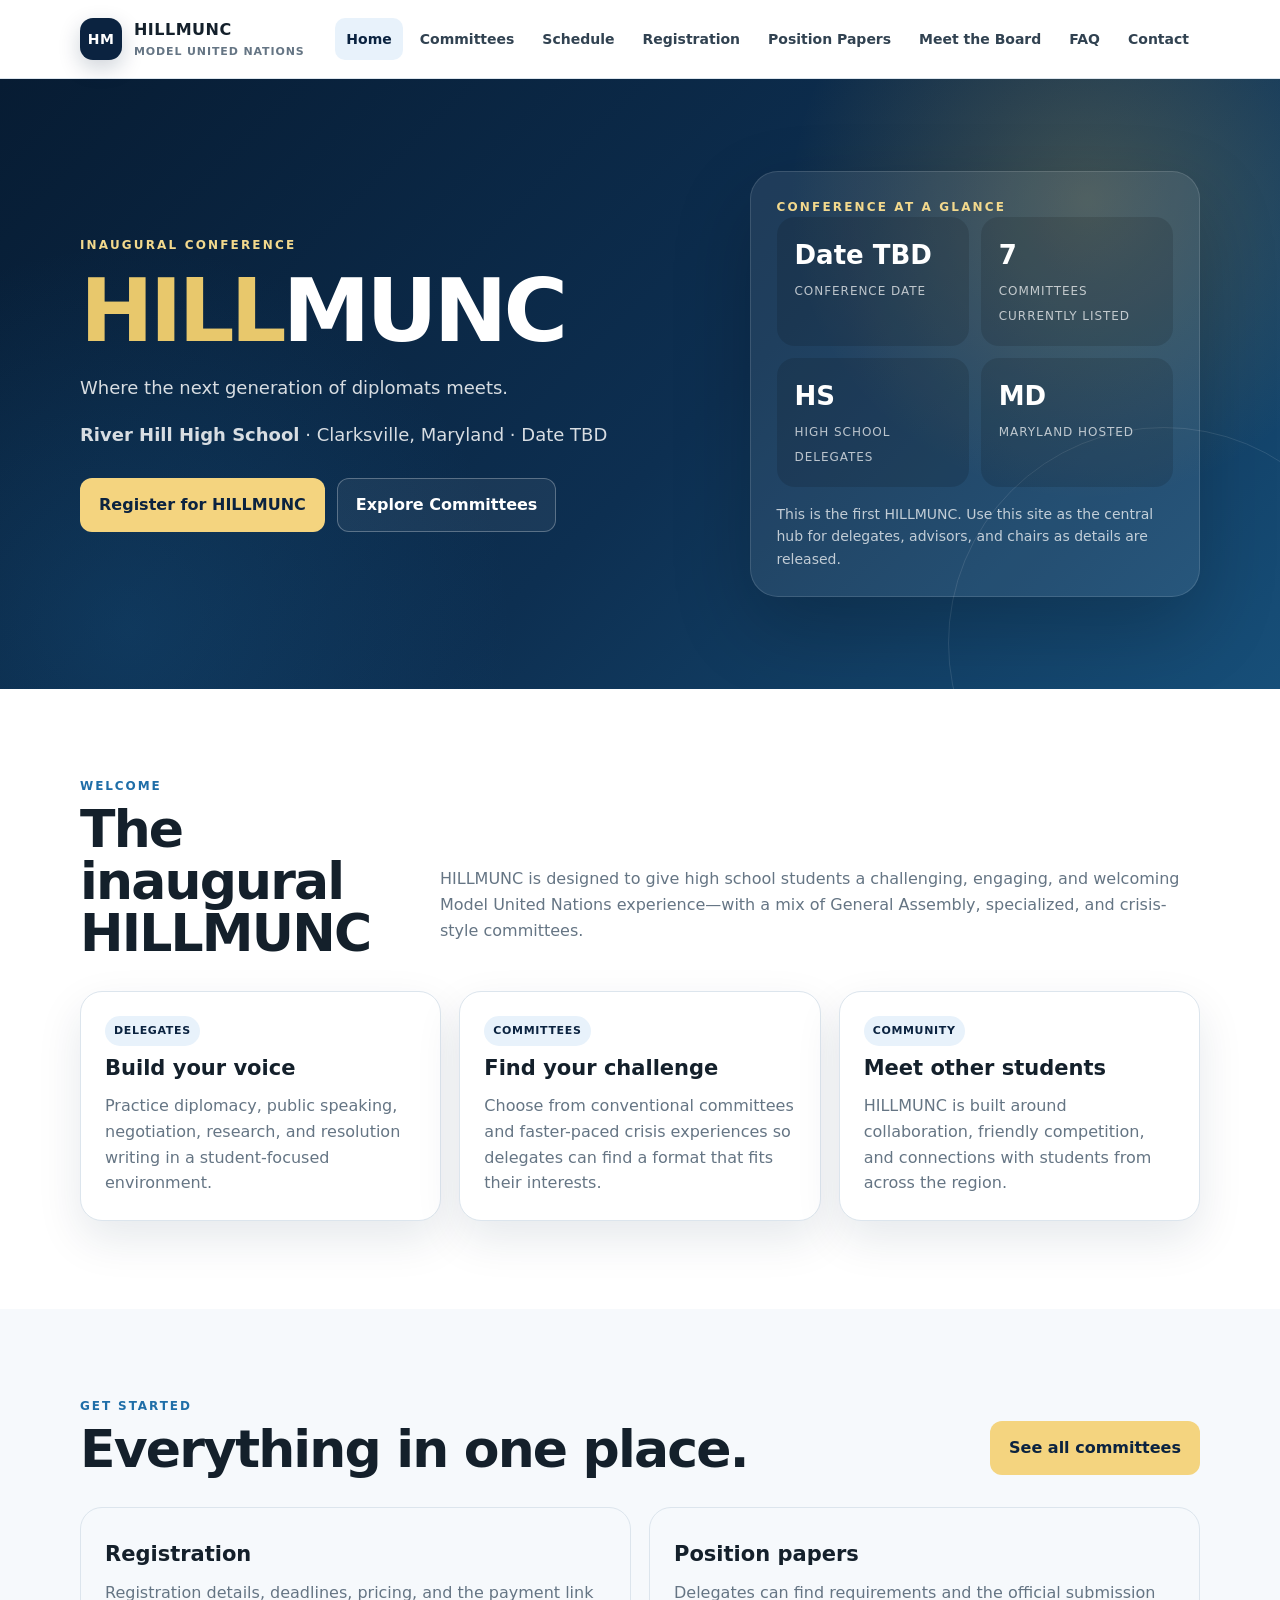
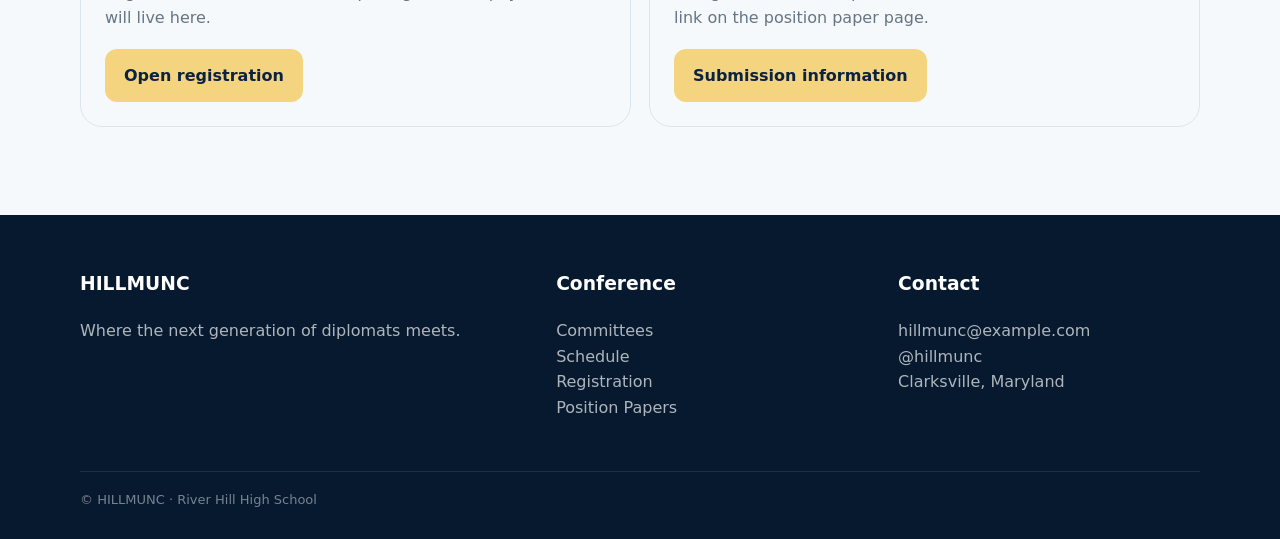
<file: index.html>
<!doctype html><html lang="en"><head><meta charset="utf-8"><meta name="viewport" content="width=device-width,initial-scale=1"><title>HILLMUNC | Home</title><link rel="stylesheet" href="styles.css"><script src="data.js"></script><script src="script.js" defer></script></head><body>
<header class="site-header"><div class="container nav-wrap"><a class="brand" href="./"><span class="brand-mark">HM</span><span><span data-conference-name>HILLMUNC</span><small>MODEL UNITED NATIONS</small></span></a><button class="menu-btn">Menu</button><nav class="nav"><a href="index.html">Home</a><a href="committees.html">Committees</a><a href="schedule.html">Schedule</a><a href="registration.html">Registration</a><a href="position-papers.html">Position Papers</a><a href="board.html">Meet the Board</a><a href="faq.html">FAQ</a><a href="contact.html">Contact</a></nav></div></header>
<main>
<section class="hero"><div class="container hero-inner"><div><div class="eyebrow" data-edition>Inaugural Conference</div><h1><span>HILL</span>MUNC</h1><p class="hero-copy" data-tagline>Where the next generation of diplomats meets.</p><p class="hero-copy"><strong data-school>River Hill High School</strong> · <span data-location>Clarksville, Maryland</span> · <span data-date>Date TBD</span></p><div class="hero-actions"><a class="btn btn-primary" data-link="registration" href="#">Register for HILLMUNC</a><a class="btn btn-outline" href="committees.html">Explore Committees</a></div></div><div class="hero-card"><div class="eyebrow">Conference at a glance</div><div class="hero-stat"><div class="stat"><strong data-date>Date TBD</strong><span>Conference date</span></div><div class="stat"><strong>7</strong><span>Committees currently listed</span></div><div class="stat"><strong>HS</strong><span>High school delegates</span></div><div class="stat"><strong>MD</strong><span>Maryland hosted</span></div></div><div style="margin-top:16px;color:rgba(255,255,255,.72);font-size:14px">This is the first HILLMUNC. Use this site as the central hub for delegates, advisors, and chairs as details are released.</div></div></div></section>
<section class="section"><div class="container"><div class="section-head"><div><div class="kicker">Welcome</div><h2>The inaugural HILLMUNC</h2></div><p class="lead">HILLMUNC is designed to give high school students a challenging, engaging, and welcoming Model United Nations experience—with a mix of General Assembly, specialized, and crisis-style committees.</p></div><div class="grid-3"><article class="card"><span class="badge">DELEGATES</span><h3>Build your voice</h3><p>Practice diplomacy, public speaking, negotiation, research, and resolution writing in a student-focused environment.</p></article><article class="card"><span class="badge">COMMITTEES</span><h3>Find your challenge</h3><p>Choose from conventional committees and faster-paced crisis experiences so delegates can find a format that fits their interests.</p></article><article class="card"><span class="badge">COMMUNITY</span><h3>Meet other students</h3><p>HILLMUNC is built around collaboration, friendly competition, and connections with students from across the region.</p></article></div></div></section>
<section class="section alt"><div class="container"><div class="section-head"><div><div class="kicker">Get started</div><h2>Everything in one place.</h2></div><a class="btn btn-primary" href="committees.html">See all committees</a></div><div class="grid-2"><article class="card soft"><h3>Registration</h3><p>Registration details, deadlines, pricing, and the payment link will live here.</p><p style="margin-top:18px"><a class="btn btn-primary" data-link="registration" href="#">Open registration</a></p></article><article class="card soft"><h3>Position papers</h3><p>Delegates can find requirements and the official submission link on the position paper page.</p><p style="margin-top:18px"><a class="btn btn-primary" href="position-papers.html">Submission information</a></p></article></div></div></section>
</main><footer class="site-footer"><div class="container footer-grid"><div><h3 data-conference-name>HILLMUNC</h3><p data-tagline>Where the next generation of diplomats meets.</p></div><div><h3>Conference</h3><p><a href="committees.html">Committees</a><br><a href="schedule.html">Schedule</a><br><a href="registration.html">Registration</a><br><a href="position-papers.html">Position Papers</a></p></div><div><h3>Contact</h3><p><a data-email href="mailto:hillmunc@example.com">hillmunc@example.com</a><br><span data-instagram>@hillmunc</span><br><span data-location>Clarksville, Maryland</span></p></div></div><div class="container copyright">© <span data-conference-name>HILLMUNC</span> · <span data-school>River Hill High School</span></div></footer></body></html>
</file>
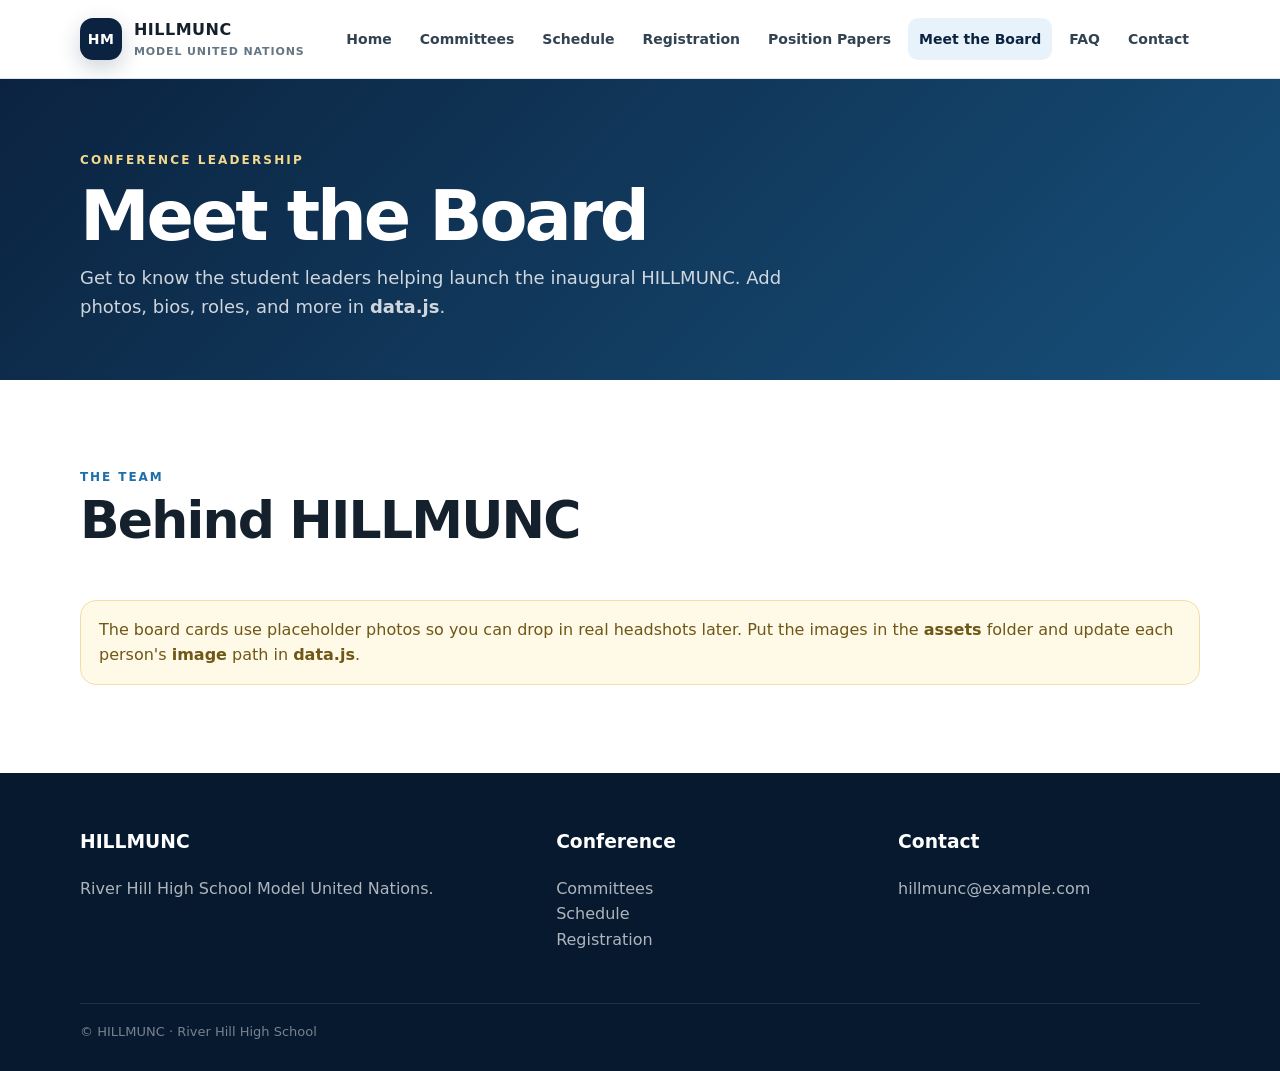
<file: board.html>
<!doctype html><html lang="en"><head><meta charset="utf-8"><meta name="viewport" content="width=device-width,initial-scale=1"><title>HILLMUNC | Meet the Board</title><link rel="stylesheet" href="styles.css"><script src="data.js"></script><script src="script.js" defer></script></head><body>
<header class="site-header"><div class="container nav-wrap"><a class="brand" href="index.html"><span class="brand-mark">HM</span><span>HILLMUNC<small>MODEL UNITED NATIONS</small></span></a><button class="menu-btn">Menu</button><nav class="nav"><a href="index.html">Home</a><a href="committees.html">Committees</a><a href="schedule.html">Schedule</a><a href="registration.html">Registration</a><a href="position-papers.html">Position Papers</a><a href="board.html">Meet the Board</a><a href="faq.html">FAQ</a><a href="contact.html">Contact</a></nav></div></header>
<section class="page-hero"><div class="container"><div class="eyebrow">Conference leadership</div><h1>Meet the Board</h1><p>Get to know the student leaders helping launch the inaugural HILLMUNC. Add photos, bios, roles, and more in <strong>data.js</strong>.</p></div></section>
<section class="section"><div class="container"><div class="section-head"><div><div class="kicker">The team</div><h2>Behind HILLMUNC</h2></div></div><div class="board-grid" data-board></div><div class="notice">The board cards use placeholder photos so you can drop in real headshots later. Put the images in the <strong>assets</strong> folder and update each person's <strong>image</strong> path in <strong>data.js</strong>.</div></div></section>
<footer class="site-footer"><div class="container footer-grid"><div><h3>HILLMUNC</h3><p>River Hill High School Model United Nations.</p></div><div><h3>Conference</h3><p><a href="committees.html">Committees</a><br><a href="schedule.html">Schedule</a><br><a href="registration.html">Registration</a></p></div><div><h3>Contact</h3><p><a data-email href="mailto:hillmunc@example.com">hillmunc@example.com</a></p></div></div><div class="container copyright">© HILLMUNC · River Hill High School</div></footer></body></html>
</file>
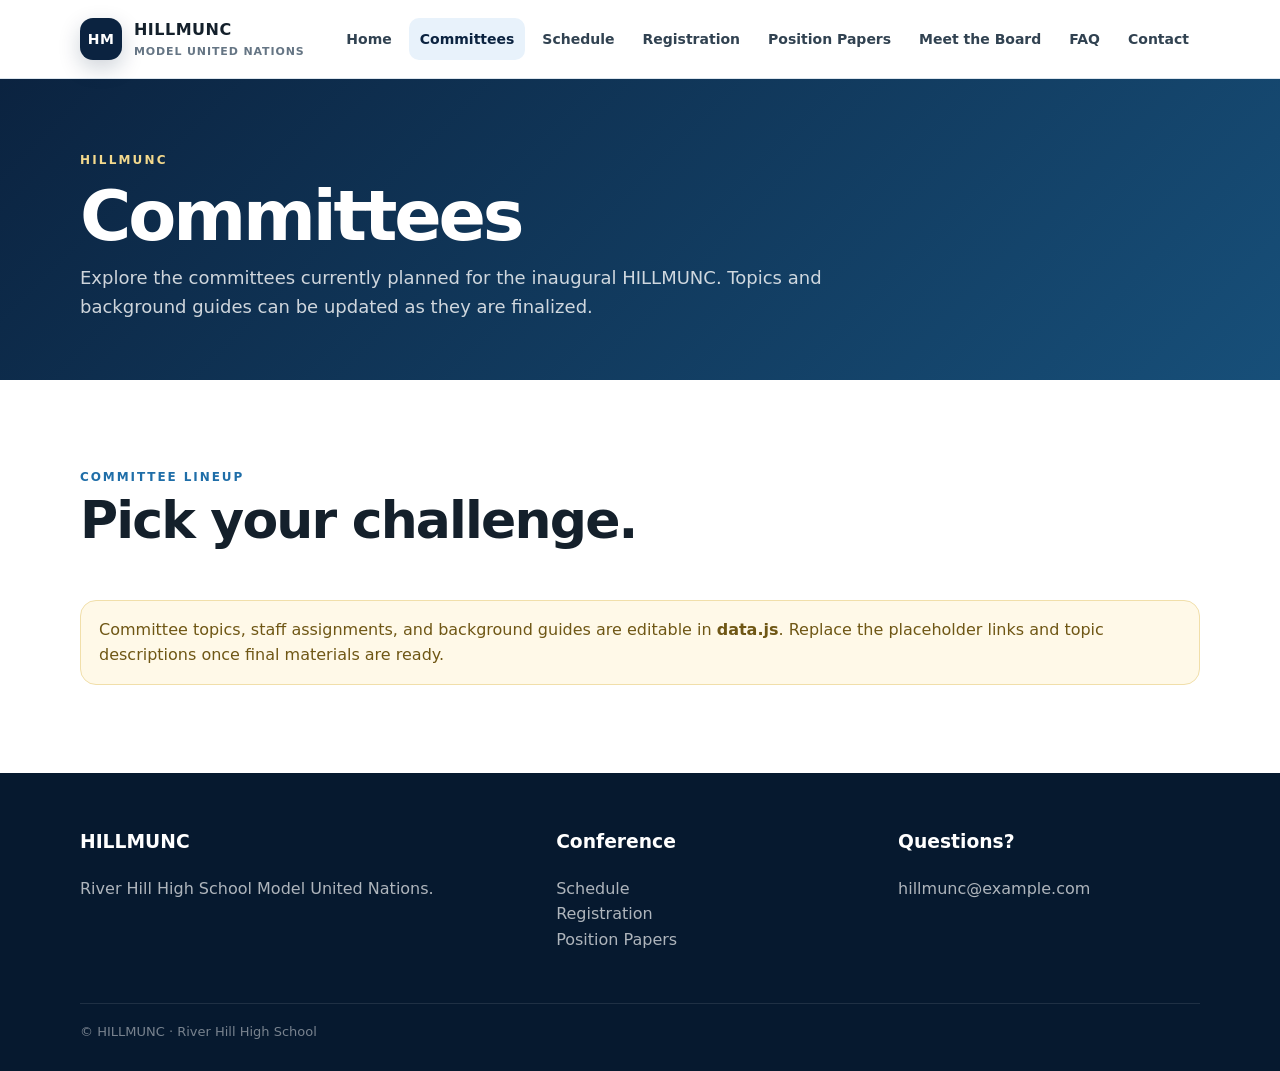
<file: committees.html>
<!doctype html><html lang="en"><head><meta charset="utf-8"><meta name="viewport" content="width=device-width,initial-scale=1"><title>HILLMUNC | Committees</title><link rel="stylesheet" href="styles.css"><script src="data.js"></script><script src="script.js" defer></script></head><body>
<header class="site-header"><div class="container nav-wrap"><a class="brand" href="index.html"><span class="brand-mark">HM</span><span>HILLMUNC<small>MODEL UNITED NATIONS</small></span></a><button class="menu-btn">Menu</button><nav class="nav"><a href="index.html">Home</a><a href="committees.html">Committees</a><a href="schedule.html">Schedule</a><a href="registration.html">Registration</a><a href="position-papers.html">Position Papers</a><a href="board.html">Meet the Board</a><a href="faq.html">FAQ</a><a href="contact.html">Contact</a></nav></div></header>
<section class="page-hero"><div class="container"><div class="eyebrow">HILLMUNC</div><h1>Committees</h1><p>Explore the committees currently planned for the inaugural HILLMUNC. Topics and background guides can be updated as they are finalized.</p></div></section>
<section class="section"><div class="container"><div class="section-head"><div><div class="kicker">Committee lineup</div><h2>Pick your challenge.</h2></div></div><div class="committee-grid" data-committees></div><div class="notice">Committee topics, staff assignments, and background guides are editable in <strong>data.js</strong>. Replace the placeholder links and topic descriptions once final materials are ready.</div></div></section>
<footer class="site-footer"><div class="container footer-grid"><div><h3>HILLMUNC</h3><p>River Hill High School Model United Nations.</p></div><div><h3>Conference</h3><p><a href="schedule.html">Schedule</a><br><a href="registration.html">Registration</a><br><a href="position-papers.html">Position Papers</a></p></div><div><h3>Questions?</h3><p><a data-email href="mailto:hillmunc@example.com">hillmunc@example.com</a></p></div></div><div class="container copyright">© HILLMUNC · River Hill High School</div></footer></body></html>
</file>
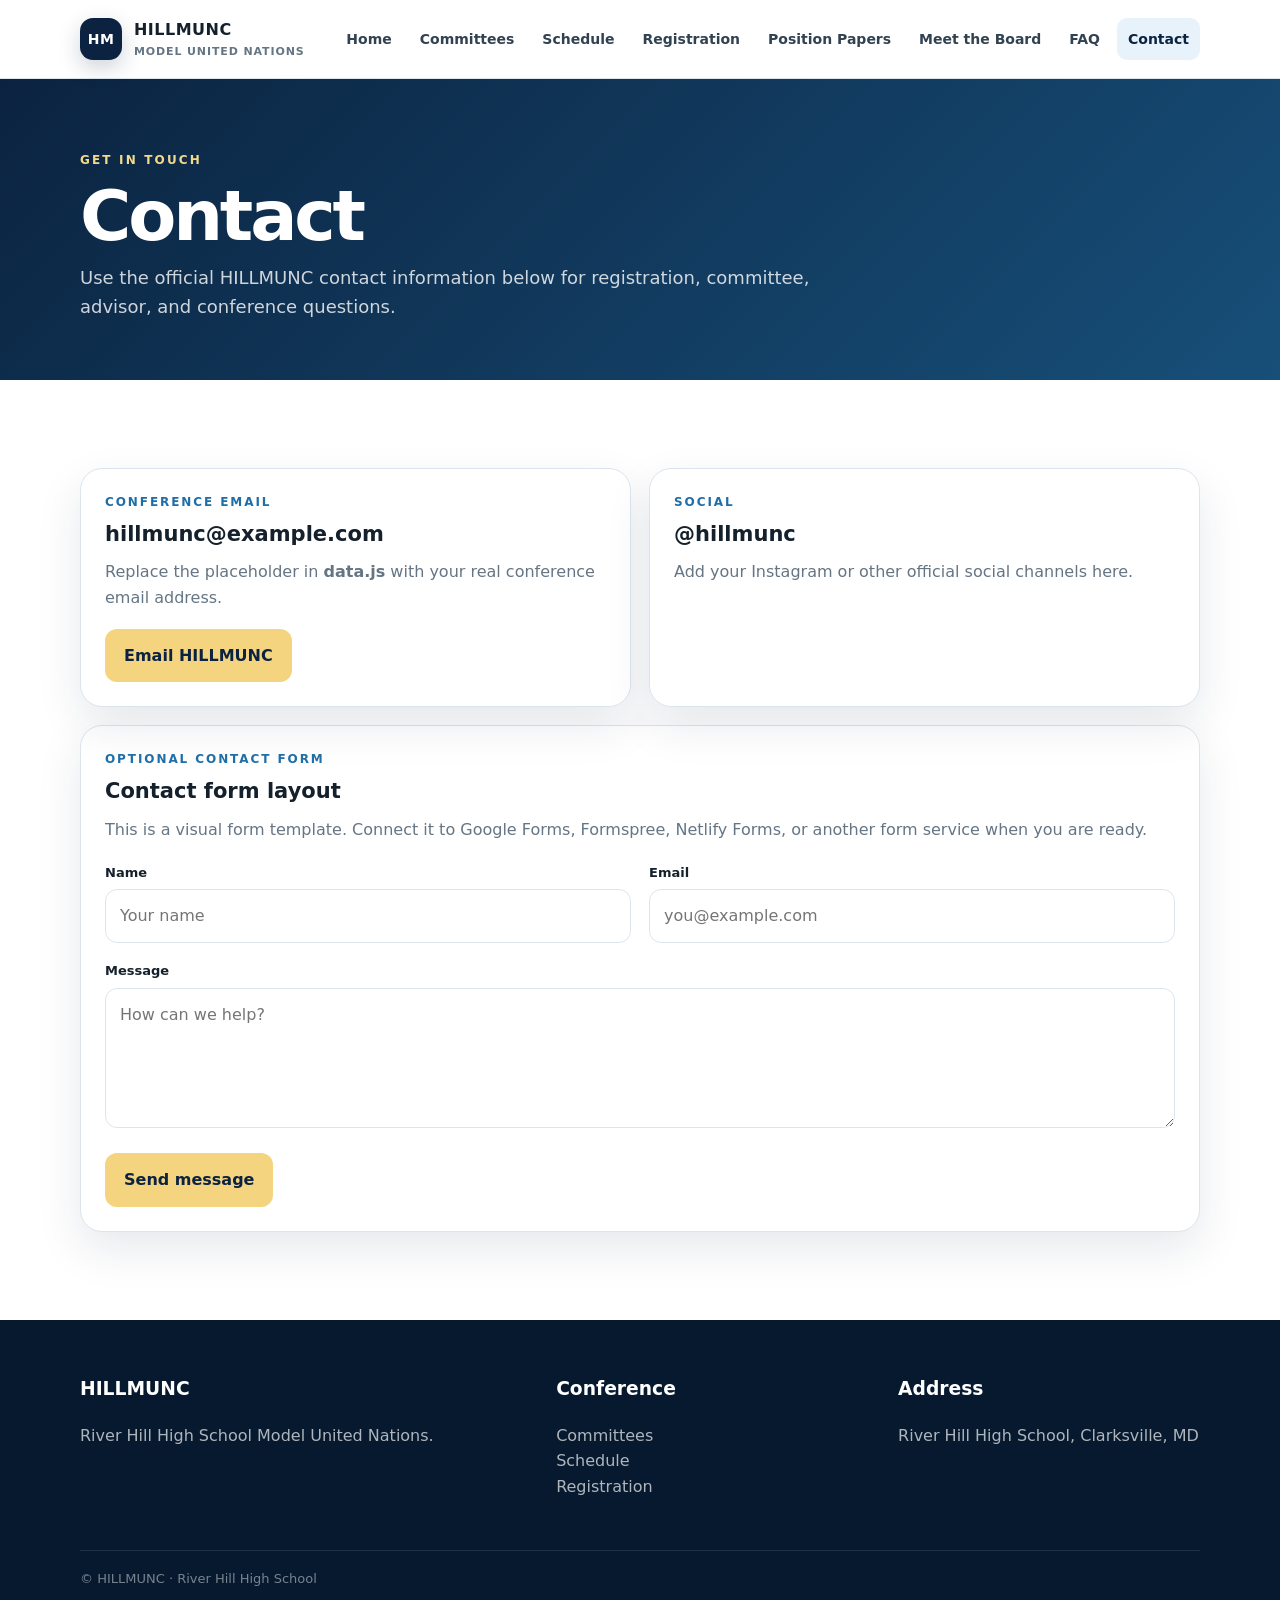
<file: contact.html>
<!doctype html><html lang="en"><head><meta charset="utf-8"><meta name="viewport" content="width=device-width,initial-scale=1"><title>HILLMUNC | Contact</title><link rel="stylesheet" href="styles.css"><script src="data.js"></script><script src="script.js" defer></script></head><body>
<header class="site-header"><div class="container nav-wrap"><a class="brand" href="index.html"><span class="brand-mark">HM</span><span>HILLMUNC<small>MODEL UNITED NATIONS</small></span></a><button class="menu-btn">Menu</button><nav class="nav"><a href="index.html">Home</a><a href="committees.html">Committees</a><a href="schedule.html">Schedule</a><a href="registration.html">Registration</a><a href="position-papers.html">Position Papers</a><a href="board.html">Meet the Board</a><a href="faq.html">FAQ</a><a href="contact.html">Contact</a></nav></div></header>
<section class="page-hero"><div class="container"><div class="eyebrow">Get in touch</div><h1>Contact</h1><p>Use the official HILLMUNC contact information below for registration, committee, advisor, and conference questions.</p></div></section>
<section class="section"><div class="container"><div class="grid-2"><article class="card"><div class="kicker">Conference email</div><h3 data-email>hillmunc@example.com</h3><p>Replace the placeholder in <strong>data.js</strong> with your real conference email address.</p><p style="margin-top:18px"><a class="btn btn-primary" data-email href="mailto:hillmunc@example.com">Email HILLMUNC</a></p></article><article class="card"><div class="kicker">Social</div><h3 data-instagram>@hillmunc</h3><p>Add your Instagram or other official social channels here.</p></article></div><div class="form-card card" style="margin-top:18px"><div class="kicker">Optional contact form</div><h3>Contact form layout</h3><p style="margin-bottom:20px">This is a visual form template. Connect it to Google Forms, Formspree, Netlify Forms, or another form service when you are ready.</p><div class="form-grid"><div><label>Name</label><input placeholder="Your name"></div><div><label>Email</label><input placeholder="you@example.com"></div></div><div style="margin-top:18px"><label>Message</label><textarea placeholder="How can we help?"></textarea></div><div style="margin-top:18px"><button class="btn btn-primary" type="button" onclick="alert('Connect this button to your preferred form service before publishing.')">Send message</button></div></div></div></section>
<footer class="site-footer"><div class="container footer-grid"><div><h3>HILLMUNC</h3><p>River Hill High School Model United Nations.</p></div><div><h3>Conference</h3><p><a href="committees.html">Committees</a><br><a href="schedule.html">Schedule</a><br><a href="registration.html">Registration</a></p></div><div><h3>Address</h3><p data-address>River Hill High School, Clarksville, MD</p></div></div><div class="container copyright">© HILLMUNC · River Hill High School</div></footer></body></html>
</file>
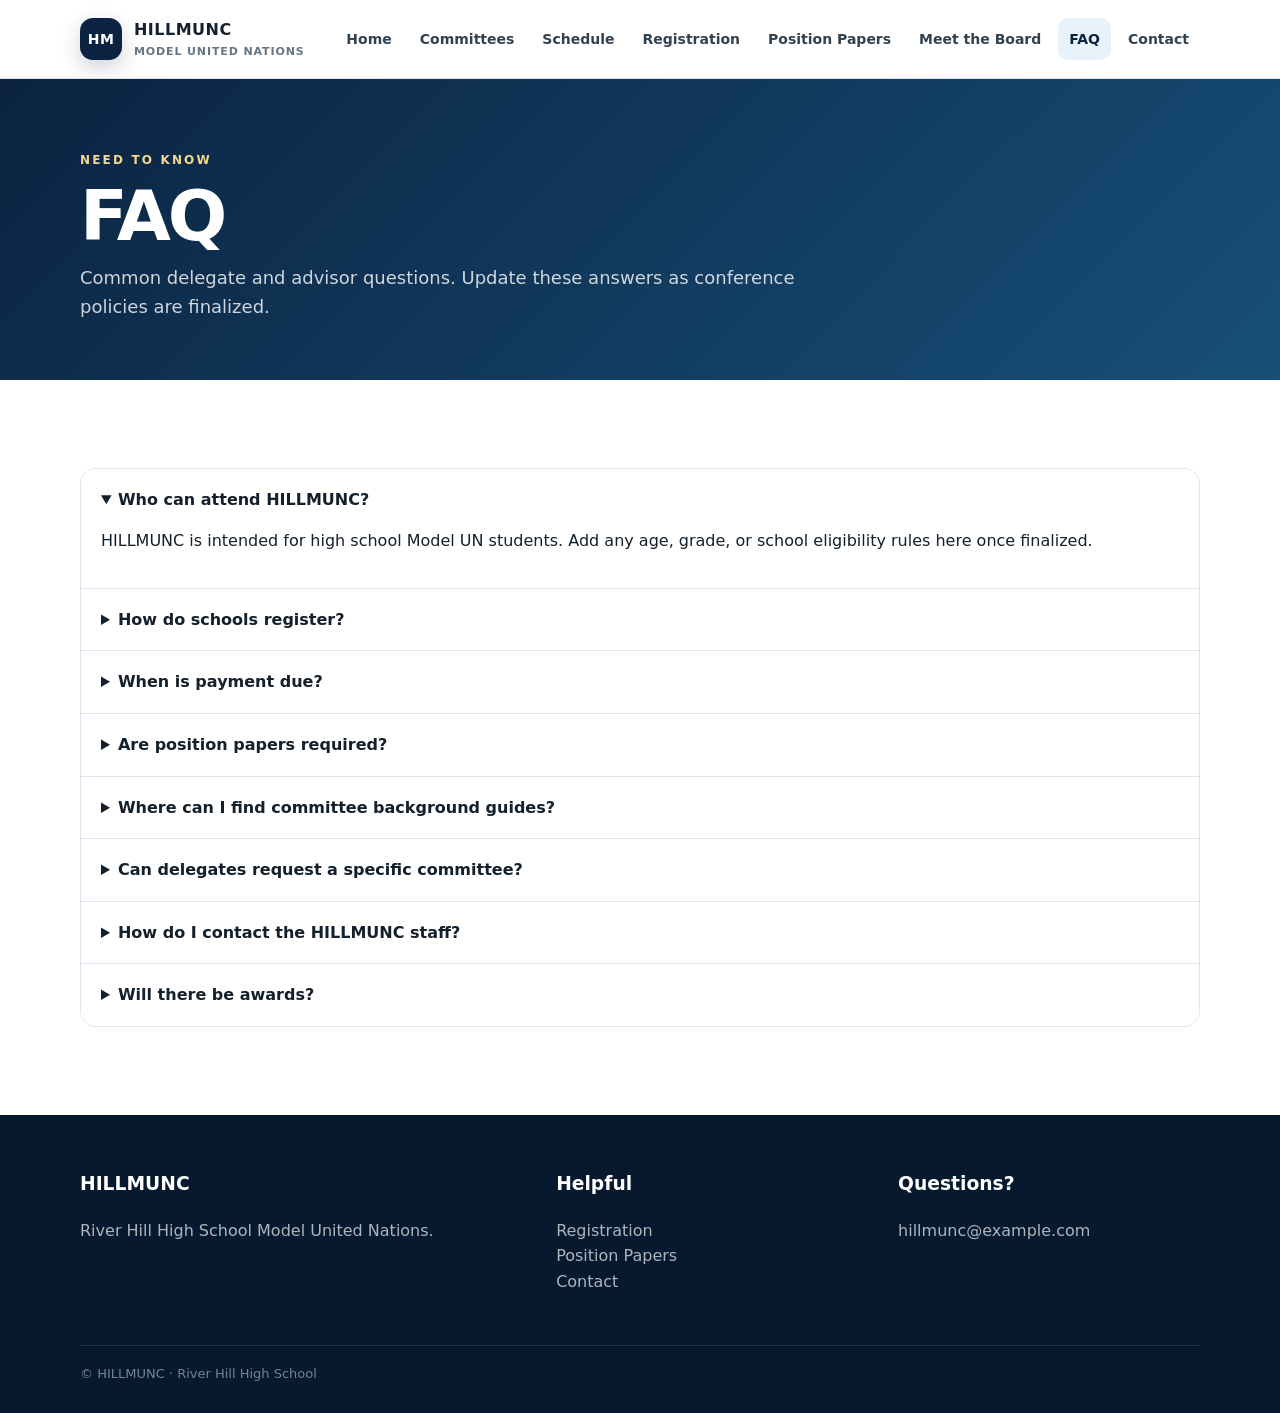
<file: faq.html>
<!doctype html><html lang="en"><head><meta charset="utf-8"><meta name="viewport" content="width=device-width,initial-scale=1"><title>HILLMUNC | FAQ</title><link rel="stylesheet" href="styles.css"><script src="data.js"></script><script src="script.js" defer></script></head><body>
<header class="site-header"><div class="container nav-wrap"><a class="brand" href="index.html"><span class="brand-mark">HM</span><span>HILLMUNC<small>MODEL UNITED NATIONS</small></span></a><button class="menu-btn">Menu</button><nav class="nav"><a href="index.html">Home</a><a href="committees.html">Committees</a><a href="schedule.html">Schedule</a><a href="registration.html">Registration</a><a href="position-papers.html">Position Papers</a><a href="board.html">Meet the Board</a><a href="faq.html">FAQ</a><a href="contact.html">Contact</a></nav></div></header>
<section class="page-hero"><div class="container"><div class="eyebrow">Need to know</div><h1>FAQ</h1><p>Common delegate and advisor questions. Update these answers as conference policies are finalized.</p></div></section>
<section class="section"><div class="container"><div class="faq"><details open><summary>Who can attend HILLMUNC?</summary><p>HILLMUNC is intended for high school Model UN students. Add any age, grade, or school eligibility rules here once finalized.</p></details><details><summary>How do schools register?</summary><p>Registration will be handled through the official form linked on the Registration page. Replace the placeholder link when the form is live.</p></details><details><summary>When is payment due?</summary><p>Payment deadline: TBD. Add your exact deadline and payment instructions here.</p></details><details><summary>Are position papers required?</summary><p>Position paper policy: TBD. The final requirements and submission deadline should be listed on the Position Papers page.</p></details><details><summary>Where can I find committee background guides?</summary><p>Use the Background Guides link on the Position Papers page or place a guide link directly on each committee card.</p></details><details><summary>Can delegates request a specific committee?</summary><p>Committee preference policy: TBD. Add your assignment process here once finalized.</p></details><details><summary>How do I contact the HILLMUNC staff?</summary><p>Email <a data-email href="mailto:hillmunc@example.com">hillmunc@example.com</a> or update this answer with your official contact channels.</p></details><details><summary>Will there be awards?</summary><p>Awards: TBD. Add your final award categories and criteria once decided.</p></details></div></div></section>
<footer class="site-footer"><div class="container footer-grid"><div><h3>HILLMUNC</h3><p>River Hill High School Model United Nations.</p></div><div><h3>Helpful</h3><p><a href="registration.html">Registration</a><br><a href="position-papers.html">Position Papers</a><br><a href="contact.html">Contact</a></p></div><div><h3>Questions?</h3><p><a data-email href="mailto:hillmunc@example.com">hillmunc@example.com</a></p></div></div><div class="container copyright">© HILLMUNC · River Hill High School</div></footer></body></html>
</file>
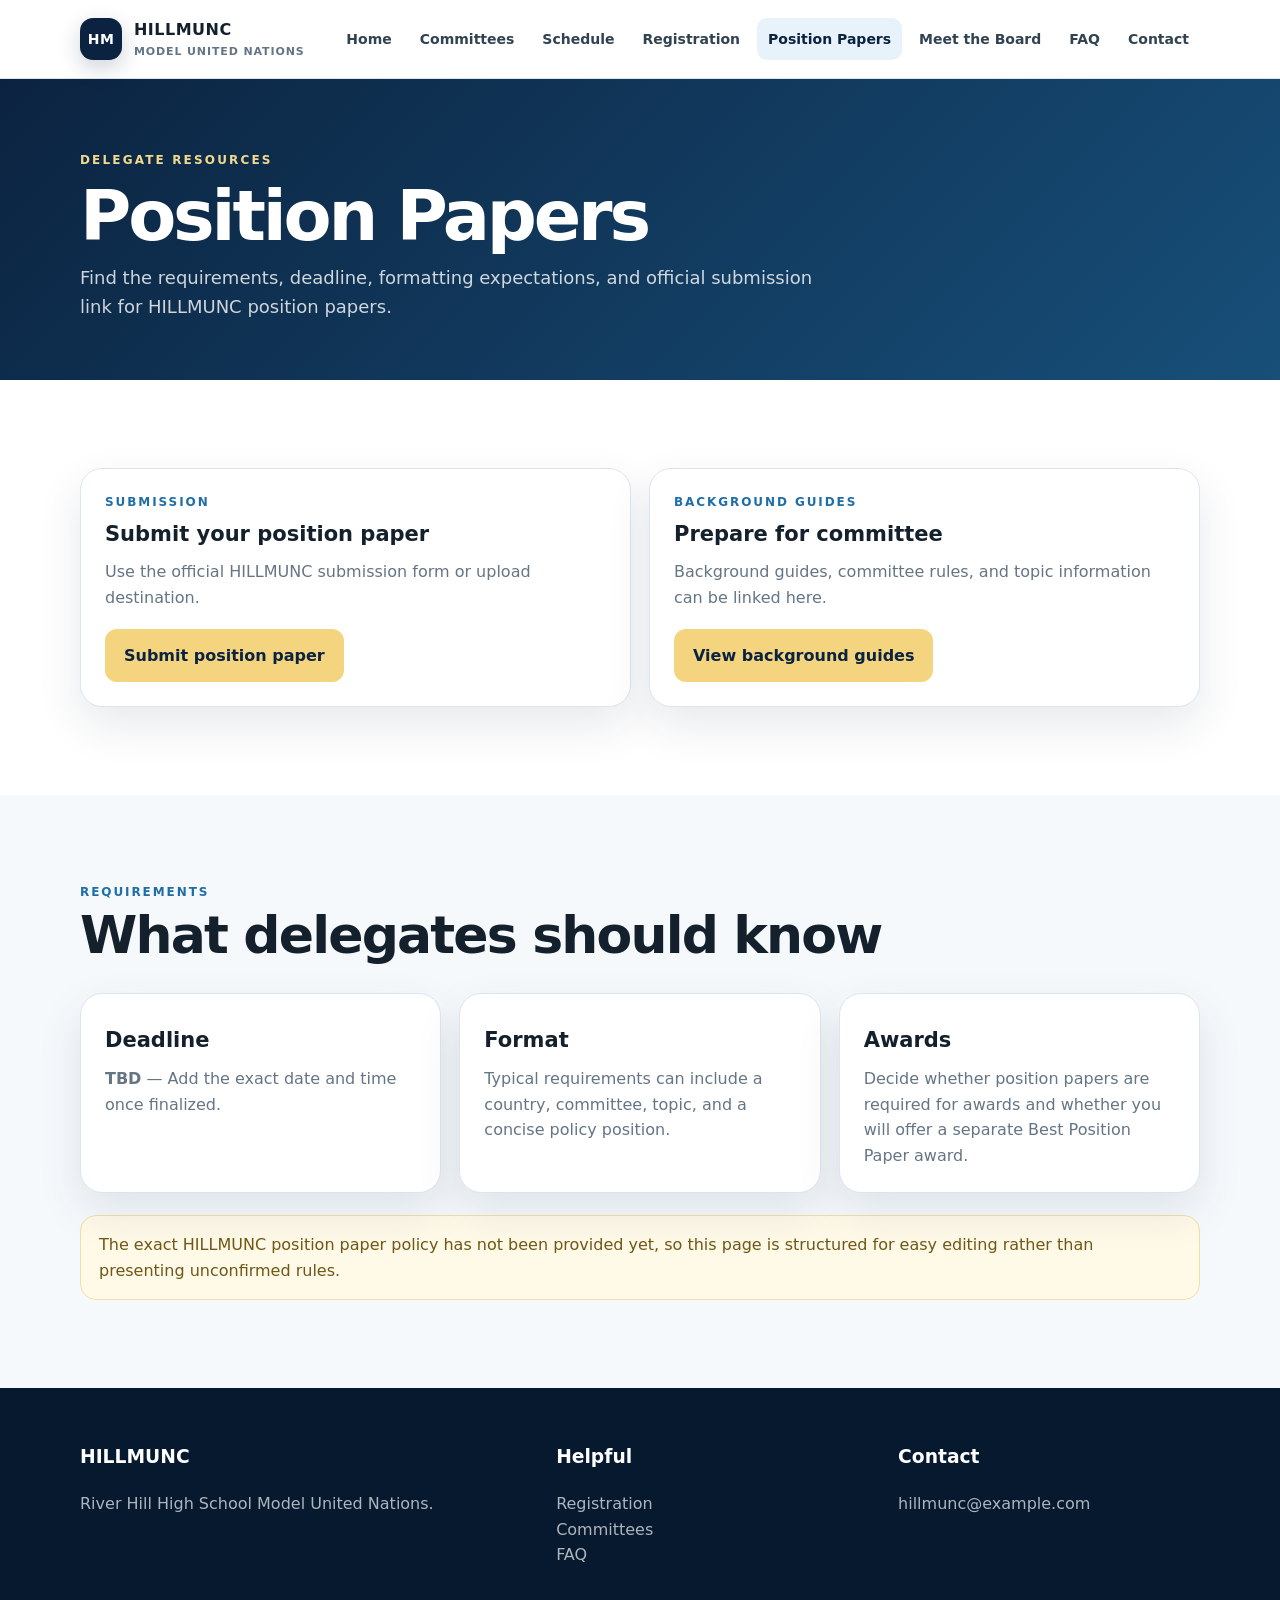
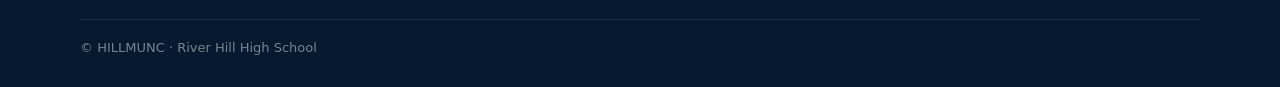
<file: position-papers.html>
<!doctype html><html lang="en"><head><meta charset="utf-8"><meta name="viewport" content="width=device-width,initial-scale=1"><title>HILLMUNC | Position Papers</title><link rel="stylesheet" href="styles.css"><script src="data.js"></script><script src="script.js" defer></script></head><body>
<header class="site-header"><div class="container nav-wrap"><a class="brand" href="index.html"><span class="brand-mark">HM</span><span>HILLMUNC<small>MODEL UNITED NATIONS</small></span></a><button class="menu-btn">Menu</button><nav class="nav"><a href="index.html">Home</a><a href="committees.html">Committees</a><a href="schedule.html">Schedule</a><a href="registration.html">Registration</a><a href="position-papers.html">Position Papers</a><a href="board.html">Meet the Board</a><a href="faq.html">FAQ</a><a href="contact.html">Contact</a></nav></div></header>
<section class="page-hero"><div class="container"><div class="eyebrow">Delegate resources</div><h1>Position Papers</h1><p>Find the requirements, deadline, formatting expectations, and official submission link for HILLMUNC position papers.</p></div></section>
<section class="section"><div class="container"><div class="grid-2"><article class="card"><div class="kicker">Submission</div><h3>Submit your position paper</h3><p>Use the official HILLMUNC submission form or upload destination.</p><p style="margin-top:18px"><a class="btn btn-primary" data-link="positionPaper" href="#">Submit position paper</a></p></article><article class="card"><div class="kicker">Background guides</div><h3>Prepare for committee</h3><p>Background guides, committee rules, and topic information can be linked here.</p><p style="margin-top:18px"><a class="btn btn-primary" data-link="backgroundGuides" href="#">View background guides</a></p></article></div></div></section>
<section class="section alt"><div class="container"><div class="section-head"><div><div class="kicker">Requirements</div><h2>What delegates should know</h2></div></div><div class="grid-3"><article class="card"><h3>Deadline</h3><p><strong>TBD</strong> — Add the exact date and time once finalized.</p></article><article class="card"><h3>Format</h3><p>Typical requirements can include a country, committee, topic, and a concise policy position.</p></article><article class="card"><h3>Awards</h3><p>Decide whether position papers are required for awards and whether you will offer a separate Best Position Paper award.</p></article></div><div class="notice">The exact HILLMUNC position paper policy has not been provided yet, so this page is structured for easy editing rather than presenting unconfirmed rules.</div></div></section>
<footer class="site-footer"><div class="container footer-grid"><div><h3>HILLMUNC</h3><p>River Hill High School Model United Nations.</p></div><div><h3>Helpful</h3><p><a href="registration.html">Registration</a><br><a href="committees.html">Committees</a><br><a href="faq.html">FAQ</a></p></div><div><h3>Contact</h3><p><a data-email href="mailto:hillmunc@example.com">hillmunc@example.com</a></p></div></div><div class="container copyright">© HILLMUNC · River Hill High School</div></footer></body></html>
</file>
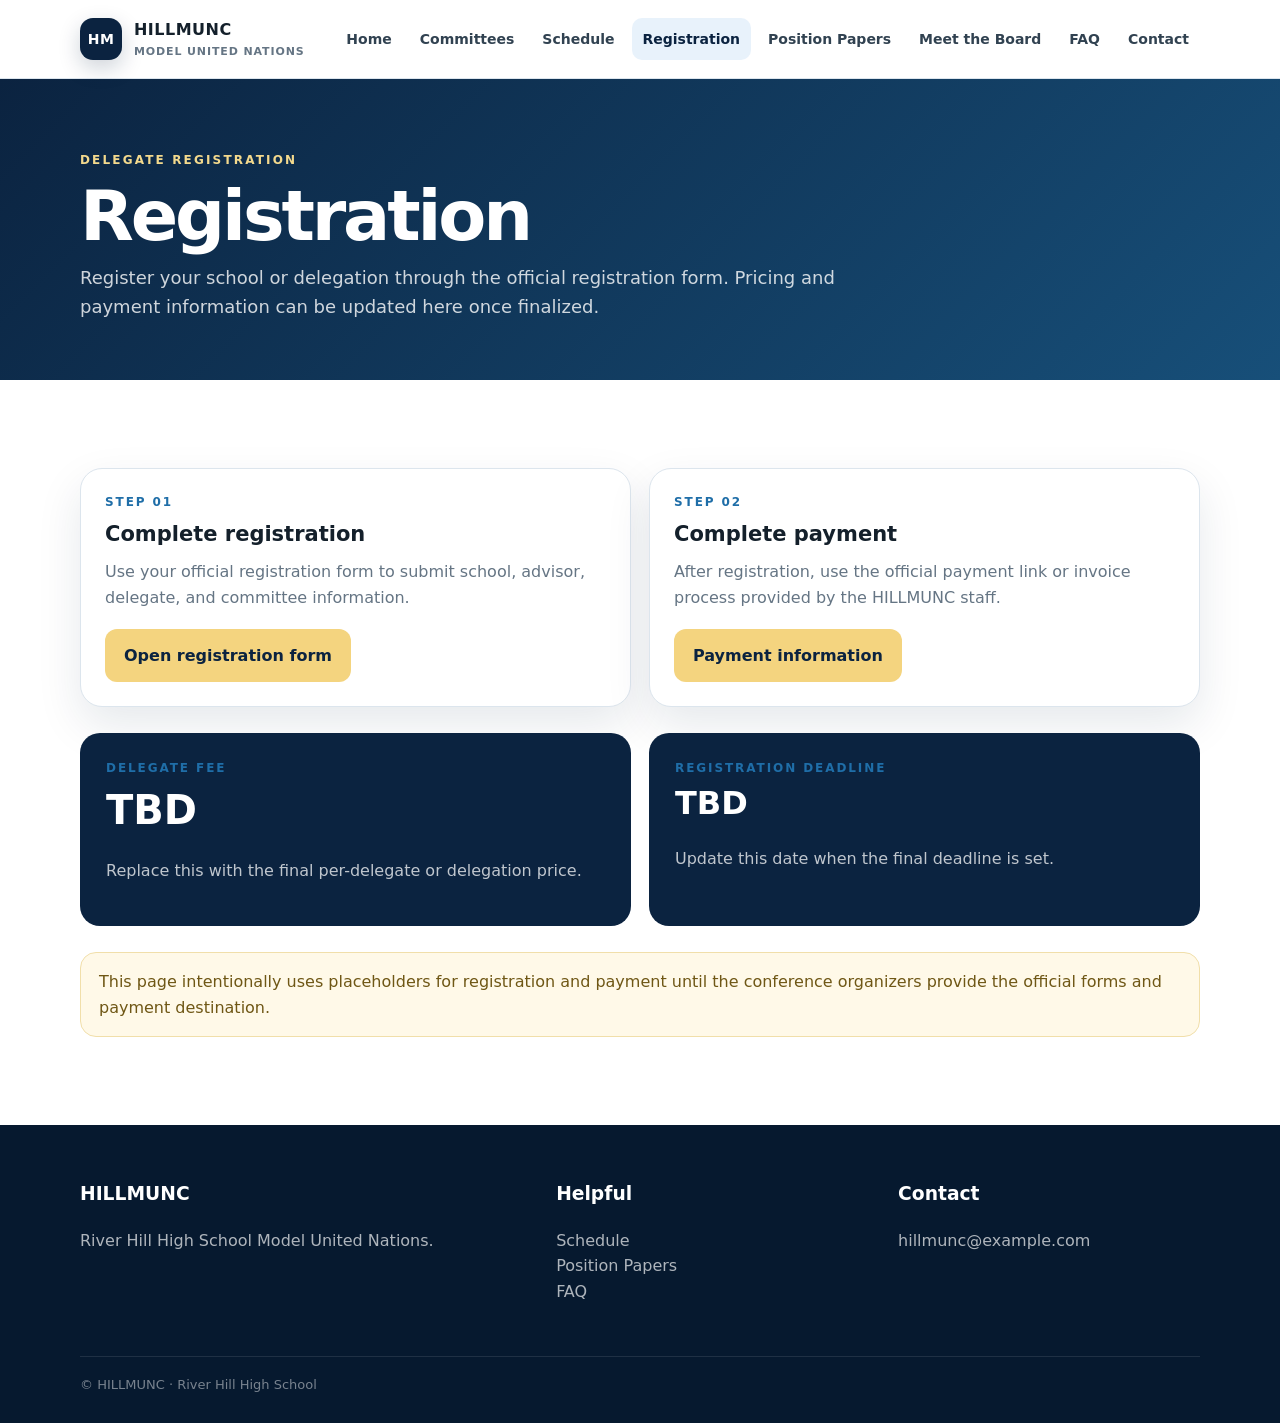
<file: registration.html>
<!doctype html><html lang="en"><head><meta charset="utf-8"><meta name="viewport" content="width=device-width,initial-scale=1"><title>HILLMUNC | Registration</title><link rel="stylesheet" href="styles.css"><script src="data.js"></script><script src="script.js" defer></script></head><body>
<header class="site-header"><div class="container nav-wrap"><a class="brand" href="index.html"><span class="brand-mark">HM</span><span>HILLMUNC<small>MODEL UNITED NATIONS</small></span></a><button class="menu-btn">Menu</button><nav class="nav"><a href="index.html">Home</a><a href="committees.html">Committees</a><a href="schedule.html">Schedule</a><a href="registration.html">Registration</a><a href="position-papers.html">Position Papers</a><a href="board.html">Meet the Board</a><a href="faq.html">FAQ</a><a href="contact.html">Contact</a></nav></div></header>
<section class="page-hero"><div class="container"><div class="eyebrow">Delegate registration</div><h1>Registration</h1><p>Register your school or delegation through the official registration form. Pricing and payment information can be updated here once finalized.</p></div></section>
<section class="section"><div class="container"><div class="grid-2"><article class="card"><div class="kicker">Step 01</div><h3>Complete registration</h3><p>Use your official registration form to submit school, advisor, delegate, and committee information.</p><p style="margin-top:18px"><a class="btn btn-primary" data-link="registration" href="#">Open registration form</a></p></article><article class="card"><div class="kicker">Step 02</div><h3>Complete payment</h3><p>After registration, use the official payment link or invoice process provided by the HILLMUNC staff.</p><p style="margin-top:18px"><a class="btn btn-primary" data-link="payment" href="#">Payment information</a></p></article></div><div class="price-box"><article class="price"><div class="kicker">Delegate fee</div><div class="amount">TBD</div><p>Replace this with the final per-delegate or delegation price.</p></article><article class="price"><div class="kicker">Registration deadline</div><div class="amount" style="font-size:32px">TBD</div><p>Update this date when the final deadline is set.</p></article></div><div class="notice">This page intentionally uses placeholders for registration and payment until the conference organizers provide the official forms and payment destination.</div></div></section>
<footer class="site-footer"><div class="container footer-grid"><div><h3>HILLMUNC</h3><p>River Hill High School Model United Nations.</p></div><div><h3>Helpful</h3><p><a href="schedule.html">Schedule</a><br><a href="position-papers.html">Position Papers</a><br><a href="faq.html">FAQ</a></p></div><div><h3>Contact</h3><p><a data-email href="mailto:hillmunc@example.com">hillmunc@example.com</a></p></div></div><div class="container copyright">© HILLMUNC · River Hill High School</div></footer></body></html>
</file>
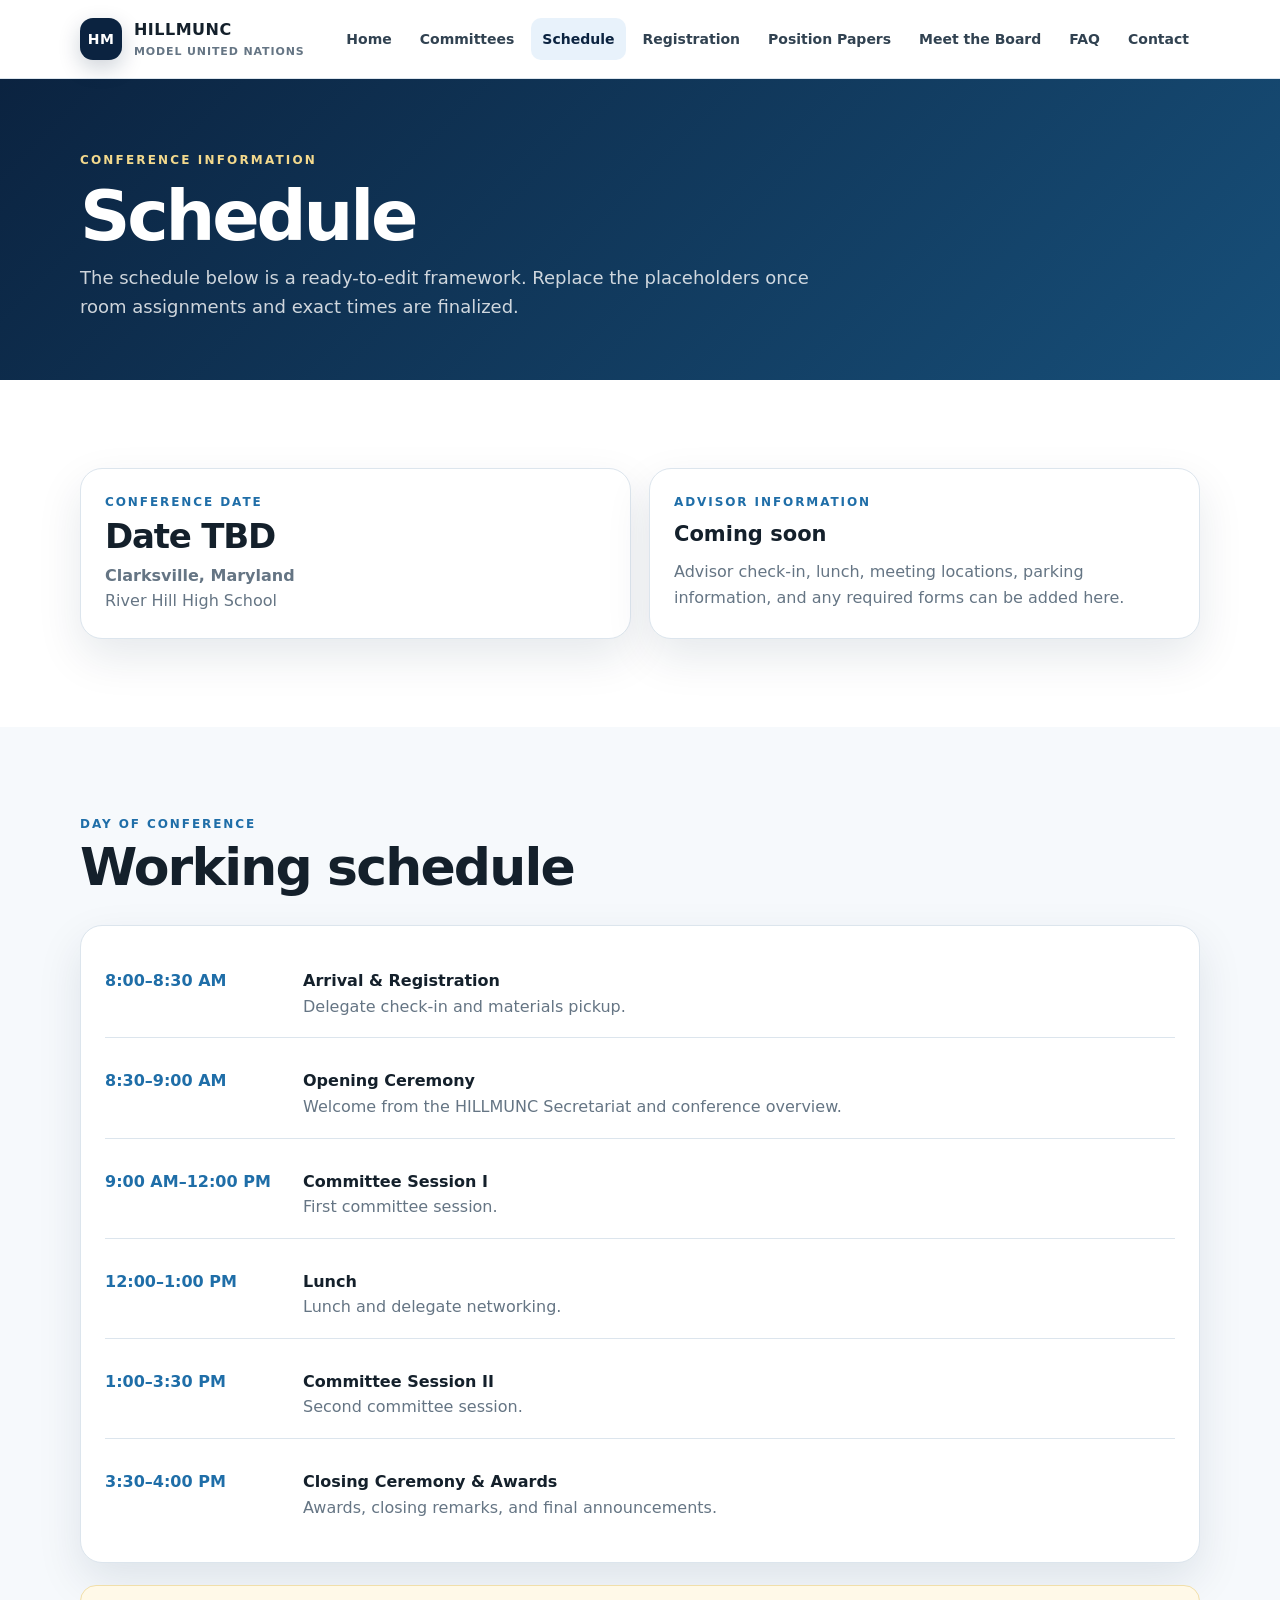
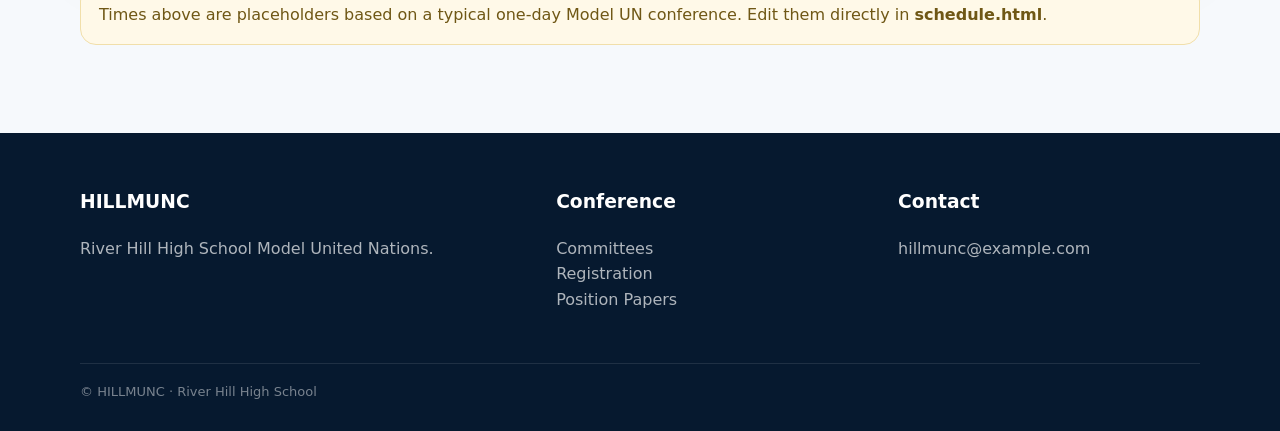
<file: schedule.html>
<!doctype html><html lang="en"><head><meta charset="utf-8"><meta name="viewport" content="width=device-width,initial-scale=1"><title>HILLMUNC | Schedule</title><link rel="stylesheet" href="styles.css"><script src="data.js"></script><script src="script.js" defer></script></head><body>
<header class="site-header"><div class="container nav-wrap"><a class="brand" href="index.html"><span class="brand-mark">HM</span><span>HILLMUNC<small>MODEL UNITED NATIONS</small></span></a><button class="menu-btn">Menu</button><nav class="nav"><a href="index.html">Home</a><a href="committees.html">Committees</a><a href="schedule.html">Schedule</a><a href="registration.html">Registration</a><a href="position-papers.html">Position Papers</a><a href="board.html">Meet the Board</a><a href="faq.html">FAQ</a><a href="contact.html">Contact</a></nav></div></header>
<section class="page-hero"><div class="container"><div class="eyebrow">Conference information</div><h1>Schedule</h1><p>The schedule below is a ready-to-edit framework. Replace the placeholders once room assignments and exact times are finalized.</p></div></section>
<section class="section"><div class="container"><div class="grid-2"><article class="card"><div class="kicker">Conference date</div><h2 style="font-size:34px" data-date>Date TBD</h2><p style="margin-top:10px"><strong data-location>Clarksville, Maryland</strong><br><span data-school>River Hill High School</span></p></article><article class="card"><div class="kicker">Advisor information</div><h3>Coming soon</h3><p>Advisor check-in, lunch, meeting locations, parking information, and any required forms can be added here.</p></article></div></div></section>
<section class="section alt"><div class="container"><div class="section-head"><div><div class="kicker">Day of conference</div><h2>Working schedule</h2></div></div><div class="card"><div class="timeline"><div class="timeline-row"><div class="time">8:00–8:30 AM</div><div><strong>Arrival & Registration</strong><p>Delegate check-in and materials pickup.</p></div></div><div class="timeline-row"><div class="time">8:30–9:00 AM</div><div><strong>Opening Ceremony</strong><p>Welcome from the HILLMUNC Secretariat and conference overview.</p></div></div><div class="timeline-row"><div class="time">9:00 AM–12:00 PM</div><div><strong>Committee Session I</strong><p>First committee session.</p></div></div><div class="timeline-row"><div class="time">12:00–1:00 PM</div><div><strong>Lunch</strong><p>Lunch and delegate networking.</p></div></div><div class="timeline-row"><div class="time">1:00–3:30 PM</div><div><strong>Committee Session II</strong><p>Second committee session.</p></div></div><div class="timeline-row"><div class="time">3:30–4:00 PM</div><div><strong>Closing Ceremony & Awards</strong><p>Awards, closing remarks, and final announcements.</p></div></div></div></div><div class="notice">Times above are placeholders based on a typical one-day Model UN conference. Edit them directly in <strong>schedule.html</strong>.</div></div></section>
<footer class="site-footer"><div class="container footer-grid"><div><h3>HILLMUNC</h3><p>River Hill High School Model United Nations.</p></div><div><h3>Conference</h3><p><a href="committees.html">Committees</a><br><a href="registration.html">Registration</a><br><a href="position-papers.html">Position Papers</a></p></div><div><h3>Contact</h3><p><a data-email href="mailto:hillmunc@example.com">hillmunc@example.com</a></p></div></div><div class="container copyright">© HILLMUNC · River Hill High School</div></footer></body></html>
</file>
<file: styles.css>
:root {
  --navy: #0b2340;
  --navy-2: #123b63;
  --blue: #1f6ea8;
  --sky: #e8f2fb;
  --gold: #d7ae48;
  --white: #ffffff;
  --ink: #14202b;
  --muted: #657584;
  --line: #dce5ed;
  --soft: #f6f9fc;
  --shadow: 0 18px 45px rgba(11,35,64,.10);
  --radius: 22px;
}

* { box-sizing: border-box; }
html { scroll-behavior: smooth; }
body {
  margin: 0;
  font-family: Inter, ui-sans-serif, system-ui, -apple-system, BlinkMacSystemFont, "Segoe UI", sans-serif;
  color: var(--ink);
  background: var(--white);
  line-height: 1.6;
}
a { color: inherit; text-decoration: none; }
img { max-width: 100%; display: block; }
button { font: inherit; }

.container { width: min(1120px, calc(100% - 40px)); margin: 0 auto; }

.site-header {
  position: sticky;
  top: 0;
  z-index: 100;
  background: rgba(255,255,255,.96);
  backdrop-filter: blur(12px);
  border-bottom: 1px solid var(--line);
}
.nav-wrap { min-height: 78px; display: flex; align-items: center; justify-content: space-between; gap: 20px; }
.brand { display: flex; align-items: center; gap: 12px; font-weight: 850; letter-spacing: .03em; }
.brand-mark {
  width: 42px; height: 42px; border-radius: 13px;
  display: grid; place-items: center;
  color: white; background: var(--navy);
  font-size: 14px;
  box-shadow: 0 8px 22px rgba(11,35,64,.20);
}
.brand small { display: block; color: var(--muted); font-weight: 600; font-size: 11px; letter-spacing: .08em; }
.nav { display: flex; align-items: center; gap: 6px; flex-wrap: wrap; justify-content: flex-end; }
.nav a { padding: 10px 11px; color: #314251; font-weight: 650; font-size: 14px; border-radius: 10px; }
.nav a:hover, .nav a.active { background: var(--sky); color: var(--navy); }
.menu-btn { display: none; border: 0; background: var(--sky); color: var(--navy); border-radius: 11px; padding: 10px 12px; cursor: pointer; }

.hero {
  position: relative;
  overflow: hidden;
  background:
    radial-gradient(circle at 85% 20%, rgba(215,174,72,.25), transparent 25%),
    radial-gradient(circle at 10% 90%, rgba(31,110,168,.23), transparent 30%),
    linear-gradient(135deg, #071c33 0%, #0d2f51 55%, #174f79 100%);
  color: white;
}
.hero::after {
  content: ""; position: absolute; inset: auto -100px -170px auto; width: 430px; height: 430px;
  border: 1px solid rgba(255,255,255,.11); border-radius: 50%;
}
.hero-inner { min-height: 610px; display: grid; grid-template-columns: 1.15fr .85fr; gap: 60px; align-items: center; position: relative; z-index: 1; }
.eyebrow { color: #f3d98d; text-transform: uppercase; letter-spacing: .18em; font-weight: 800; font-size: 12px; }
h1 { font-size: clamp(50px, 8vw, 88px); line-height: .94; margin: 14px 0 22px; letter-spacing: -.045em; }
.hero h1 span { color: #e8c86c; }
.hero-copy { max-width: 650px; color: rgba(255,255,255,.84); font-size: 18px; }
.hero-actions { margin-top: 28px; display: flex; gap: 12px; flex-wrap: wrap; }
.btn { display: inline-flex; align-items: center; justify-content: center; gap: 8px; border-radius: 12px; padding: 13px 18px; font-weight: 800; border: 1px solid transparent; transition: .2s ease; }
.btn-primary { background: #f4d47f; color: var(--navy); }
.btn-primary:hover { transform: translateY(-1px); filter: brightness(1.04); }
.btn-outline { color: white; border-color: rgba(255,255,255,.28); background: rgba(255,255,255,.06); }
.btn-outline:hover { background: rgba(255,255,255,.12); }
.hero-card { padding: 26px; border-radius: 28px; background: rgba(255,255,255,.08); border: 1px solid rgba(255,255,255,.13); box-shadow: 0 30px 80px rgba(0,0,0,.20); }
.hero-stat { display: grid; grid-template-columns: 1fr 1fr; gap: 12px; }
.stat { padding: 18px; border-radius: 18px; background: rgba(0,0,0,.13); }
.stat strong { display:block; font-size: 26px; }
.stat span { color: rgba(255,255,255,.70); font-size: 12px; text-transform: uppercase; letter-spacing: .08em; }

.section { padding: 88px 0; }
.section.alt { background: var(--soft); }
.section-head { display:flex; justify-content:space-between; align-items:end; gap: 30px; margin-bottom: 32px; }
.kicker { color: var(--blue); text-transform: uppercase; font-size: 12px; font-weight: 800; letter-spacing: .16em; }
h2 { font-size: clamp(32px, 5vw, 52px); line-height: 1.0; margin: 7px 0 0; letter-spacing: -.035em; }
.lead { color: var(--muted); max-width: 760px; }

.grid-3 { display:grid; grid-template-columns: repeat(3, 1fr); gap: 18px; }
.grid-2 { display:grid; grid-template-columns: repeat(2, 1fr); gap: 18px; }
.card { background: white; border: 1px solid var(--line); border-radius: var(--radius); padding: 24px; box-shadow: var(--shadow); }
.card.soft { background: var(--soft); box-shadow: none; }
.card h3 { margin: 6px 0 8px; font-size: 21px; }
.card p { margin: 0; color: var(--muted); }
.badge { display:inline-flex; padding: 6px 9px; border-radius: 999px; background: var(--sky); color: var(--navy); font-weight: 800; font-size: 11px; letter-spacing: .06em; }

.committee-grid { display:grid; grid-template-columns: repeat(3, 1fr); gap: 18px; }
.committee-card { position:relative; overflow:hidden; }
.committee-card::before { content:""; position:absolute; inset:0 auto 0 0; width:4px; background:var(--gold); }
.committee-meta { display:flex; justify-content:space-between; align-items:center; gap:8px; }
.committee-info { margin-top: 18px; padding-top: 18px; border-top: 1px solid var(--line); display:grid; gap:4px; font-size: 13px; color: var(--muted); }
.committee-info strong { color: var(--ink); }

.notice { padding: 16px 18px; border-radius: 16px; background: #fff9e8; border: 1px solid #f1dfaa; color: #6f5715; margin-top: 22px; }
.timeline { display:grid; gap: 12px; }
.timeline-row { display:grid; grid-template-columns: 180px 1fr; gap: 18px; align-items:start; padding: 18px 0; border-bottom: 1px solid var(--line); }
.timeline-row:last-child { border-bottom: 0; }
.time { color: var(--blue); font-weight: 850; }

.price-box { display:grid; grid-template-columns: 1fr 1fr; gap: 18px; margin: 26px 0; }
.price { padding: 26px; border-radius: 20px; background: var(--navy); color: white; }
.price .amount { font-size: 40px; font-weight: 900; }
.price p { color: rgba(255,255,255,.74); }

.board-grid { display:grid; grid-template-columns: repeat(4, 1fr); gap: 18px; }
.board-card { overflow:hidden; padding:0; }
.board-card img { aspect-ratio:1/1; object-fit:cover; background:var(--sky); }
.board-body { padding: 18px; }
.board-body h3 { margin: 0; }
.role { color: var(--blue); font-weight: 800; font-size: 12px; text-transform: uppercase; letter-spacing: .10em; margin: 6px 0 10px; }
.board-body p { color:var(--muted); font-size:14px; margin:0; }

.form-grid { display:grid; grid-template-columns: 1fr 1fr; gap:18px; }
.form-card label { display:block; font-weight:800; font-size:13px; margin-bottom:6px; }
.form-card input, .form-card textarea { width:100%; padding:13px 14px; border:1px solid var(--line); border-radius:12px; font:inherit; background:white; }
.form-card textarea { min-height:140px; resize:vertical; }

.faq { border:1px solid var(--line); border-radius:16px; overflow:hidden; }
details { padding: 18px 20px; background:white; border-bottom:1px solid var(--line); }
details:last-child { border-bottom:0; }
summary { cursor:pointer; font-weight:850; }

.page-hero { padding: 72px 0 58px; background: linear-gradient(135deg, var(--navy), #174f79); color:white; }
.page-hero h1 { font-size: clamp(44px, 7vw, 70px); margin-bottom: 14px; }
.page-hero p { color: rgba(255,255,255,.80); max-width:760px; margin:0; font-size: 18px; }

.site-footer { background: #06192f; color:white; padding: 54px 0 28px; }
.footer-grid { display:grid; grid-template-columns: 1.3fr .9fr .9fr; gap: 40px; }
.site-footer p, .site-footer a { color: rgba(255,255,255,.68); }
.site-footer h3 { margin-top:0; }
.copyright { margin-top:35px; padding-top:18px; border-top:1px solid rgba(255,255,255,.10); font-size:13px; color:rgba(255,255,255,.46); }

@media (max-width: 920px) {
  .hero-inner { grid-template-columns: 1fr; min-height: auto; padding: 84px 0; }
  .grid-3, .committee-grid { grid-template-columns: repeat(2, 1fr); }
  .board-grid { grid-template-columns: repeat(2, 1fr); }
  .nav { display:none; position:absolute; left:20px; right:20px; top:70px; background:white; border:1px solid var(--line); border-radius:16px; padding:10px; box-shadow:var(--shadow); }
  .nav.open { display:flex; flex-direction:column; align-items:stretch; }
  .nav a { display:block; }
  .menu-btn { display:block; }
}

@media (max-width: 650px) {
  .container { width:min(100% - 28px, 1120px); }
  .section { padding: 62px 0; }
  .grid-2, .grid-3, .committee-grid, .board-grid, .form-grid, .price-box { grid-template-columns:1fr; }
  .section-head { display:block; }
  .timeline-row { grid-template-columns: 1fr; gap:5px; }
  h1 { font-size: 54px; }
  .hero-copy { font-size:16px; }
  .footer-grid { grid-template-columns:1fr; gap:22px; }
}
</file>
